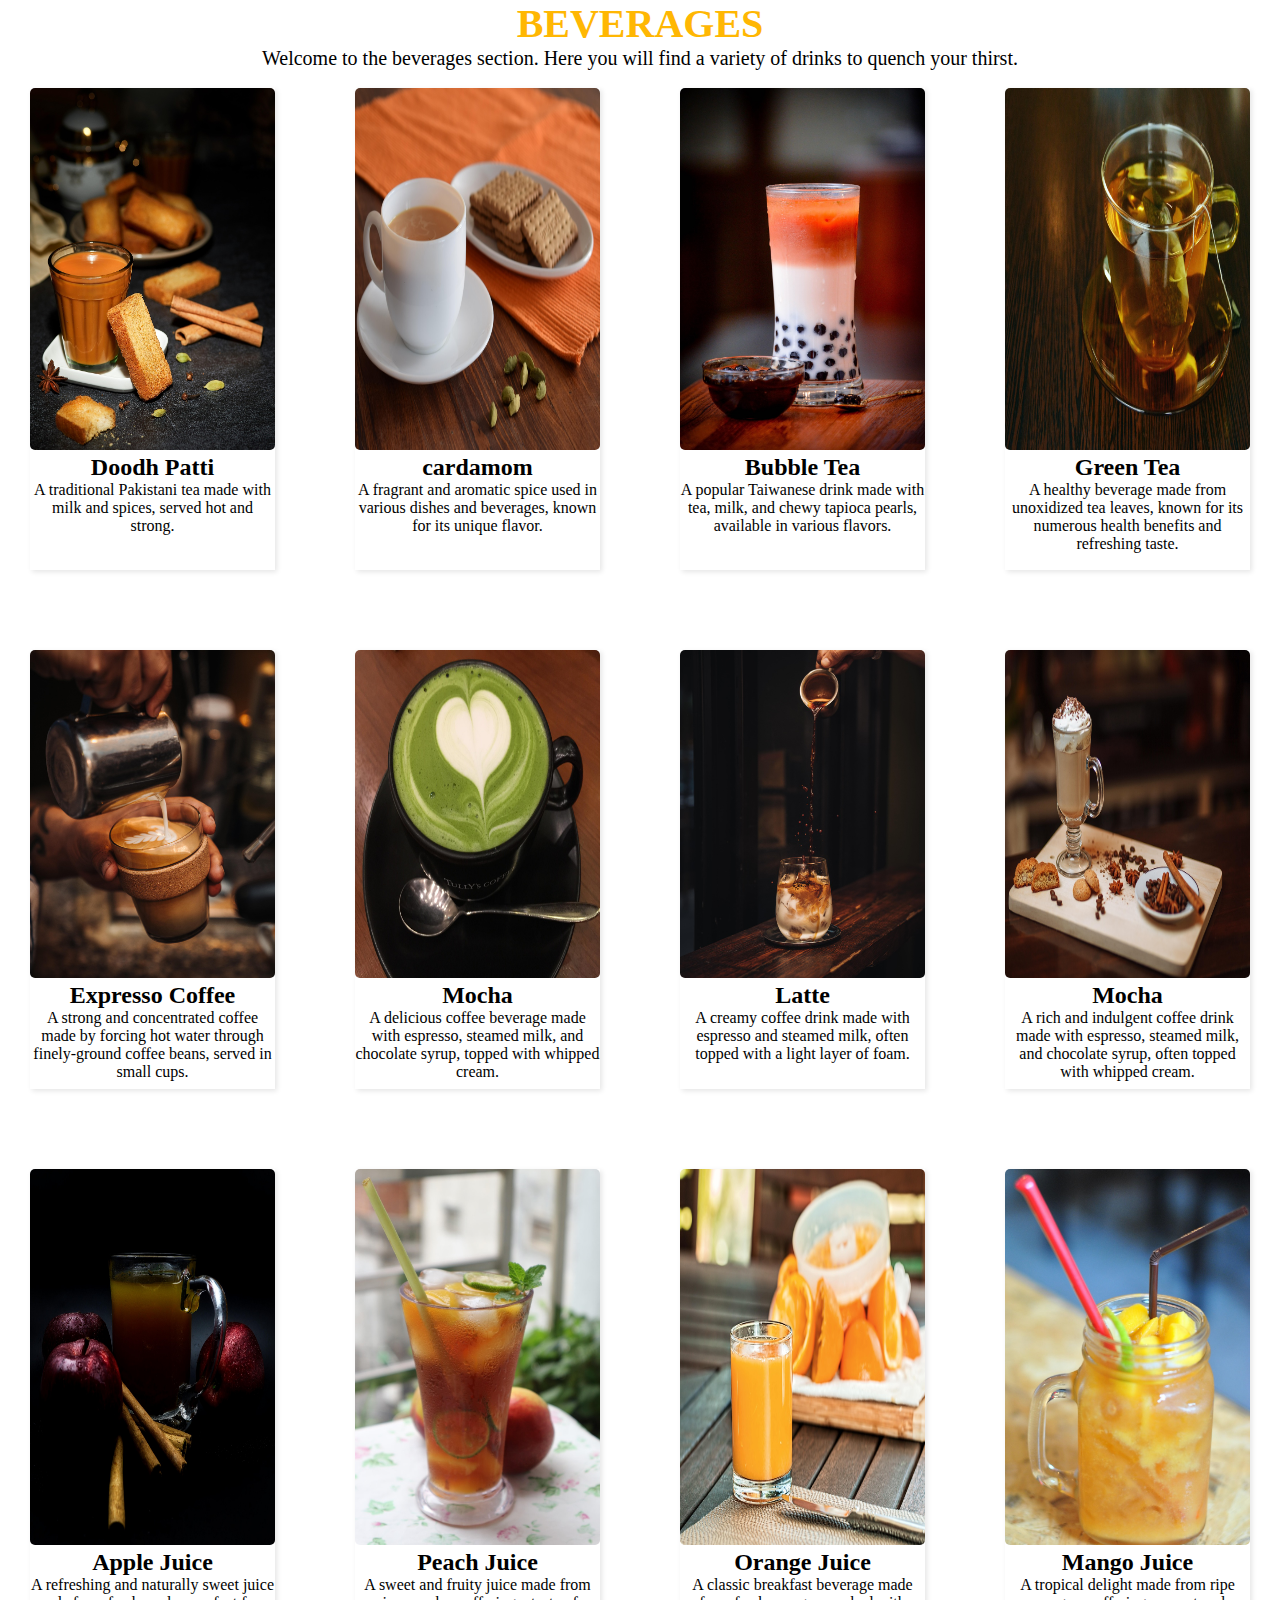
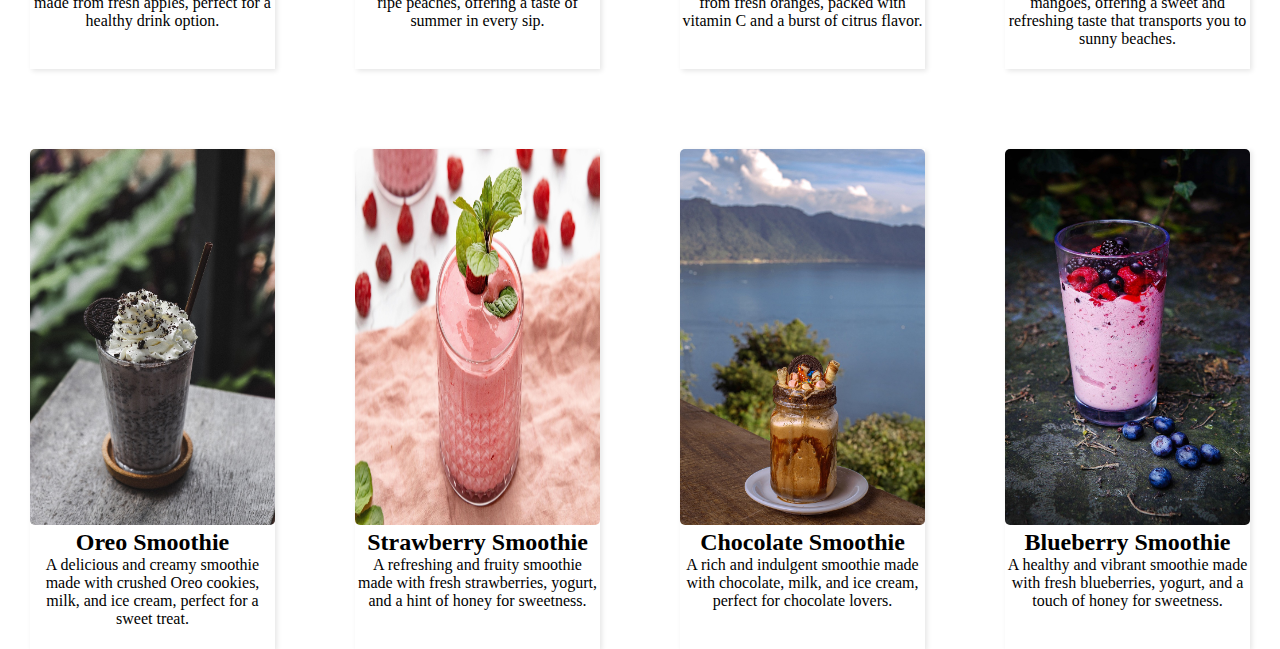
<file: baverages.html>
<!DOCTYPE html>
<html lang="en">
<head>
    <meta charset="UTF-8">
    <meta name="viewport" content="width=device-width, initial-scale=1.0">
    <title>Baverages</title>
    <link rel="stylesheet" href="baverages.css">
</head>
<body>


 <div class="container">
        <h1 class="heading">BEVERAGES</h1>
        <p> Welcome to the beverages section. Here you will find a variety of drinks to quench your thirst. </p>
    </div>
    <br>

        <div class="content-cards">
            <div class="cont-card">
                <img class="cont-img" src="./assest/doodh patti.jpg" alt="doodh patti">
                <h2 class="cont-heading">Doodh Patti</h2>
                <p class="cont-para">
                    A traditional Pakistani tea made with milk and spices, served hot and strong.
                </p>
            </div>

            <div class="cont-card">
                <img class="cont-img" src="./assest/cardamum.jpg" alt="cardamum">
                <h2 class="cont-heading">cardamom</h2>
                <p class="cont-para">
                    A fragrant and aromatic spice used in various dishes and beverages, known for its unique flavor.
                </p>
            </div>
            
            <div class="cont-card">
                <img class="cont-img" src="./assest/BUBBLE TEA.jpg" alt="bubble tea">
                <h2 class="cont-heading">Bubble Tea</h2>
                <p class="cont-para">
                    A popular Taiwanese drink made with tea, milk, and chewy tapioca pearls, available in various flavors.
                </p>
            </div>

            <div class="cont-card">
                <img class="cont-img" src="./assest/green tea.jpg" alt="green tea">
                <h2 class="cont-heading">Green Tea</h2>
                <p class="cont-para">
                    A healthy beverage made from unoxidized tea leaves, known for its numerous health benefits and refreshing taste.
                </p>
            </div>


        
            <div class="cont-card">
                <img class="cont-img" src="./assest/express coffee.jpg" alt="espresso coffee">
                <h2 class="cont-heading">Expresso Coffee</h2>
                <p class="cont-para">
                    A strong and concentrated coffee made by forcing hot water through finely-ground coffee beans, served in small cups.
                </p>
            </div>


            <div class="cont-card">
                <img class="cont-img" src="./assest/matcha.jpg" alt="mocha">
                <h2 class="cont-heading">Mocha</h2>
                <p class="cont-para">
                    A delicious coffee beverage made with espresso, steamed milk, and chocolate syrup, topped with whipped cream.
                </p>
            </div>

            <div class="cont-card">
                <img class="cont-img" src="./assest/latte.jpg" alt="latte">
                <h2 class="cont-heading">Latte</h2>
                <p class="cont-para">
                    A creamy coffee drink made with espresso and steamed milk, often topped with a light layer of foam.
                </p>
            </div>

            <div class="cont-card">
                <img class="cont-img" src="./assest/macha2.jpg" alt="mocha">
                <h2 class="cont-heading">Mocha</h2>
                <p class="cont-para">
                    A rich and indulgent coffee drink made with espresso, steamed milk, and chocolate syrup, often topped with whipped cream.
                </p>
            </div>


            <div class="cont-card">
                <img class="cont-img" src="./assest/apple juice.jpg" alt="Apple Juice">
                <h2 class="cont-heading">Apple Juice</h2>
                <p class="cont-para">
                    A refreshing and naturally sweet juice made from fresh apples, perfect for a healthy drink option.
                </p>
            </div>

            <div class="cont-card">
                <img class="cont-img" src="./assest/PEACH JUICE.jpg" alt="Peach Juice">
                <h2 class="cont-heading">Peach Juice</h2>
                <p class="cont-para">
                    A sweet and fruity juice made from ripe peaches, offering a taste of summer in every sip.
                </p>
            </div>

            <div class="cont-card">
                <img class="cont-img" src="./assest/orange juice.jpg" alt="Orange Juice">
                <h2 class="cont-heading">Orange Juice</h2>
                <p class="cont-para">
                    A classic breakfast beverage made from fresh oranges, packed with vitamin C and a burst of citrus flavor.
                </p>
            </div>

            <div class="cont-card">
                <img class="cont-img" src="./assest/mango juice.jpg" alt="Mango Juice">
                <h2 class="cont-heading">Mango Juice</h2>
                <p class="cont-para">
                    A tropical delight made from ripe mangoes, offering a sweet and refreshing taste that transports you to sunny beaches.
                </p>
            </div>

            <div class="cont-card">
                <img class="cont-img" src="./assest/oreo smoothie.jpg" alt="Oreo Smoothie">
                <h2 class="cont-heading">Oreo Smoothie</h2>
                <p class="cont-para">
                    A delicious and creamy smoothie made with crushed Oreo cookies, milk, and ice cream, perfect for a sweet treat.
                </p>
            </div>

            <div class="cont-card">
                <img class="cont-img" src="./assest/strawberry smoothie.jpg" alt="Strawberry Smoothie">
                <h2 class="cont-heading">Strawberry Smoothie</h2>
                <p class="cont-para">
                    A refreshing and fruity smoothie made with fresh strawberries, yogurt, and a hint of honey for sweetness.
                </p>
            </div>

            <div class="cont-card">
                <img class="cont-img" src="./assest/chocolate smoothie.jpg" alt="Chocolate Smoothie">
                <h2 class="cont-heading">Chocolate Smoothie</h2>
                <p class="cont-para">
                    A rich and indulgent smoothie made with chocolate, milk, and ice cream, perfect for chocolate lovers.
                </p>
            </div>

            <div class="cont-card">
                <img class="cont-img" src="./assest/blue berry smoothie.jpg" alt="Blueberry Smoothie">
                <h2 class="cont-heading">Blueberry Smoothie</h2>
                <p class="cont-para">
                    A healthy and vibrant smoothie made with fresh blueberries, yogurt, and a touch of honey for sweetness.
                </p>
            </div>

        </div>



</body>
</html>
</file>
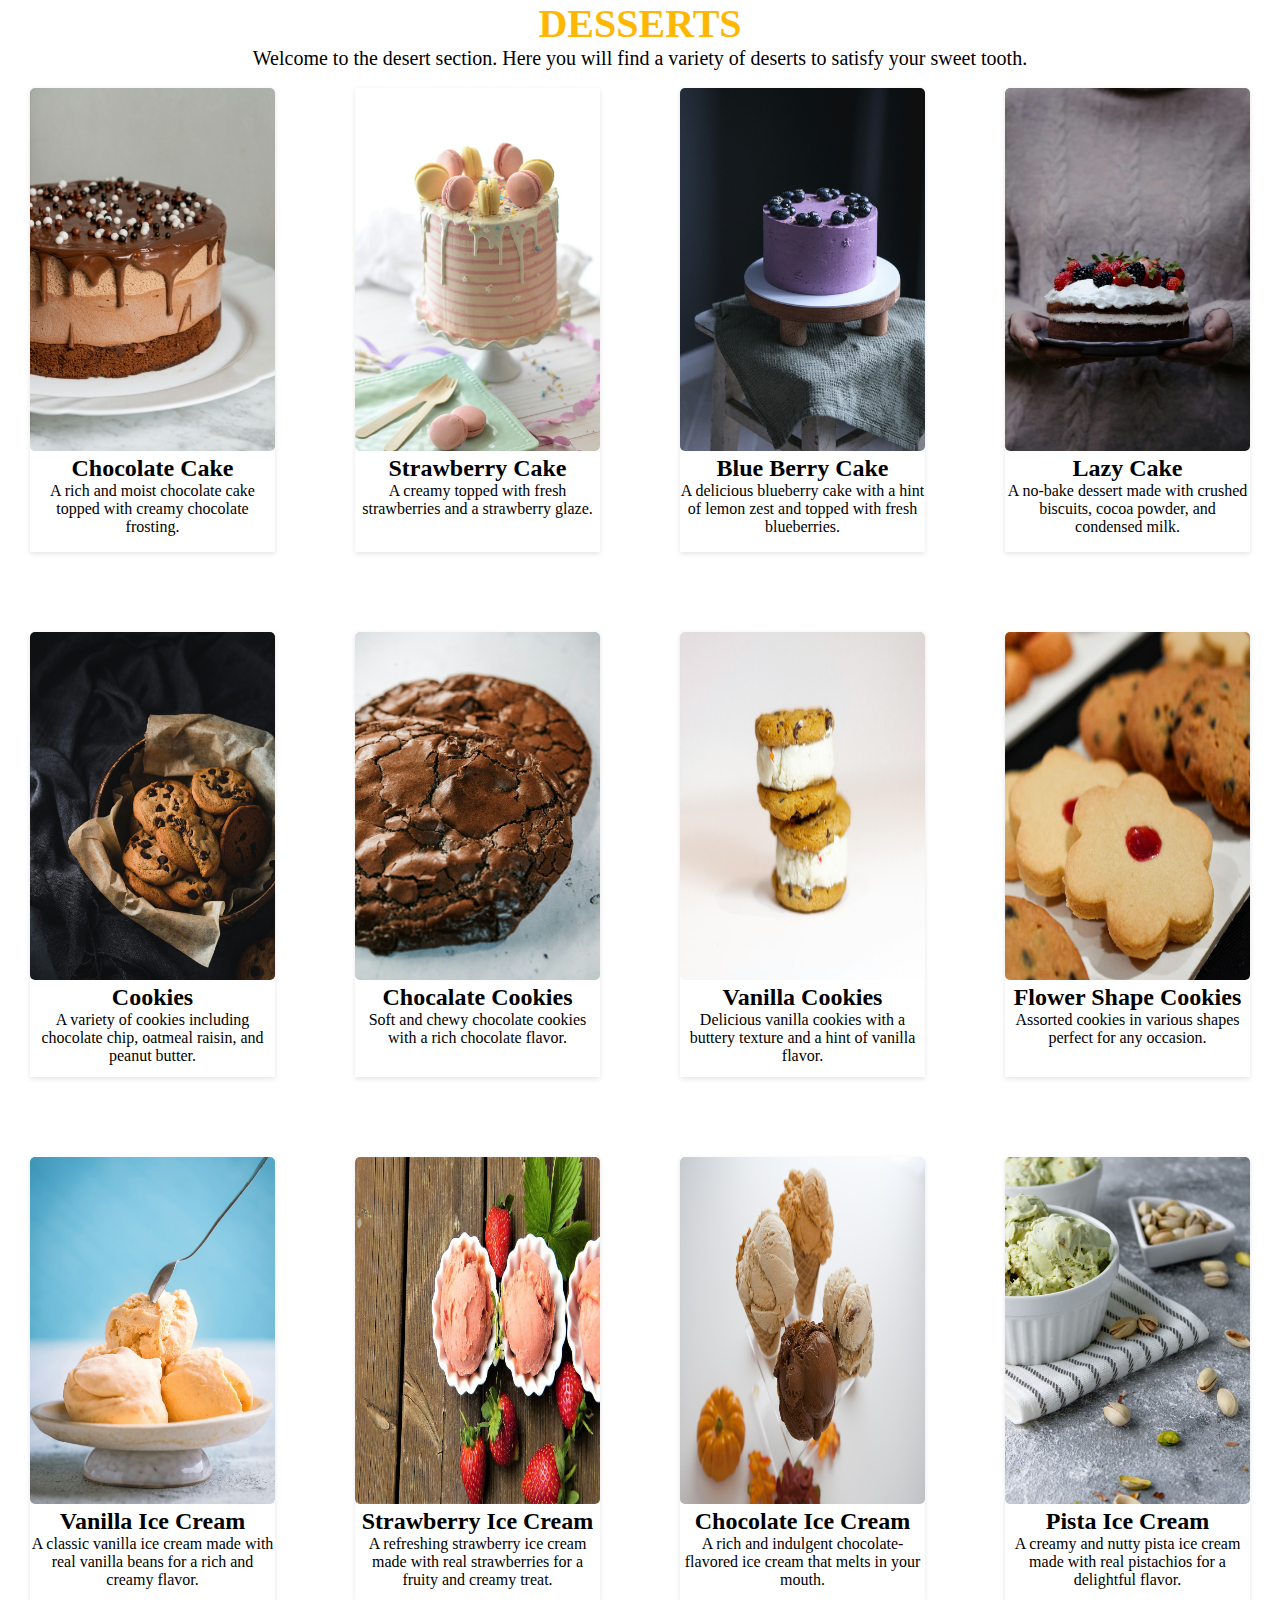
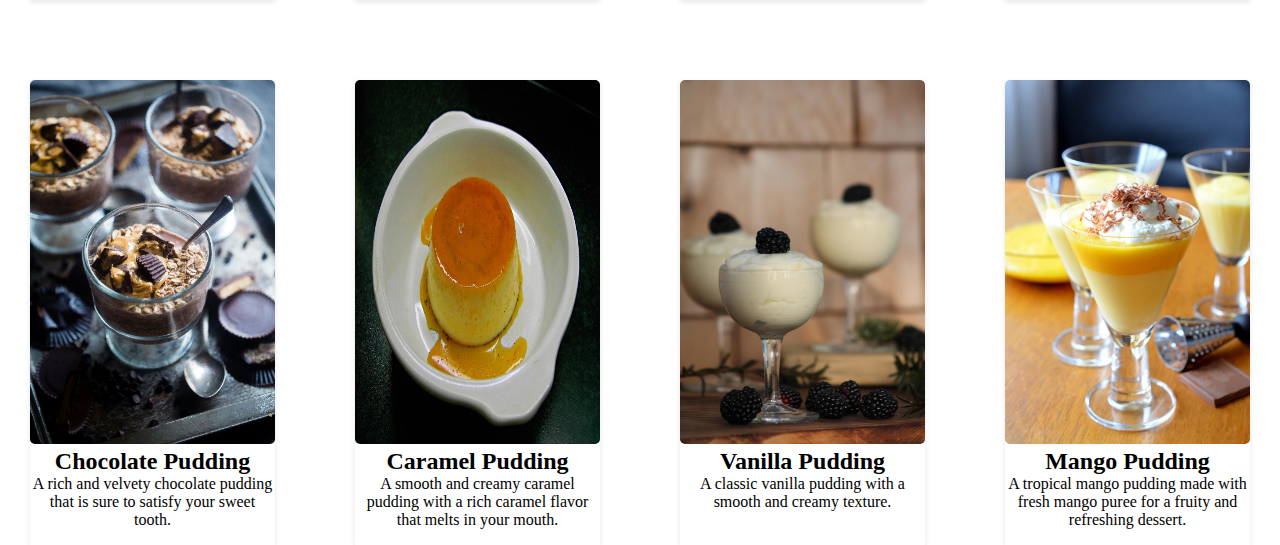
<file: desert.html>
<!DOCTYPE html>
<html lang="en">
<head>
    <meta charset="UTF-8">
    <meta name="viewport" content="width=device-width, initial-scale=1.0">
    <title>Desert</title>
    <link rel="stylesheet" href="desert.css">
</head>
<body>
    <div class="container">
        <h1 class="heading">DESSERTS</h1>
        <p>Welcome to the desert section. Here you will find a variety of deserts to satisfy your sweet tooth.</p>
    </div>
    <br>

    <!-- cake -->
        <div class="content-cards">
            <div class="cont-card">
                <img class="cont-img" src="./assest/chocolate cake.jpg" alt="Chocolate Cake">
                <h2 class="cont-heading">Chocolate Cake</h2>
                <p class="cont-para">A rich and moist chocolate cake topped with creamy chocolate frosting.</p>
            </div>

            <div class="cont-card">
                <img class="cont-img" src="./assest/strawberry cake.jpg" alt="strawberrycake">
                <h2 class="cont-heading">Strawberry Cake</h2>
                <p class="cont-para"> A creamy topped with fresh strawberries and a strawberry glaze.</p>
            </div>
            
            <div class="cont-card">
                <img class="cont-img" src="./assest/blue berry cake.jpg" alt="blueberry cake">
                <h2 class="cont-heading">Blue Berry Cake</h2>
                <p class="cont-para">A delicious blueberry cake with a hint of lemon zest and topped with fresh blueberries.</p>
            </div>

            <div class="cont-card">
                <img class="cont-img" src="./assest/lazy cake.jpg" alt="lazy cake">
                <h2 class="cont-heading">Lazy Cake</h2>
                <p class="cont-para">A no-bake dessert made with crushed biscuits, cocoa powder, and condensed milk.</p>
            </div>


            <!-- cookies -->
            <div class="cont-card">
                <img class="cont-img" src="./assest/cookies.jpg" alt="cookies">
                <h2 class="cont-heading">Cookies</h2>
                <p class="cont-para">
                    A variety of cookies including chocolate chip, oatmeal raisin, and peanut butter.
                </p>
            </div>


            <div class="cont-card">
                <img class="cont-img" src="./assest/Chocolate cookies.jpg" alt="Chocolate Cookies">
                <h2 class="cont-heading">Chocalate Cookies</h2>
                <p class="cont-para">
                    Soft and chewy chocolate cookies with a rich chocolate flavor.
                </p>
            </div>

            <div class="cont-card">
                <img class="cont-img" src="./assest/vanilla cookies.jpg" alt="Vanilla Cookies">
                <h2 class="cont-heading">Vanilla Cookies</h2>
                <p class="cont-para">
                    Delicious vanilla cookies with a buttery texture and a hint of vanilla flavor.
                </p>
            </div>

            <div class="cont-card">
                <img class="cont-img" src="./assest/flavor shape cooking.jpg" alt="Flavor Shape Cookies">
                <h2 class="cont-heading">Flower Shape Cookies</h2>
                <p class="cont-para">
                    Assorted cookies in various shapes perfect for any occasion.
                </p>
            </div>

            <!-- icecream -->
            <div class="cont-card">
                <img class="cont-img" src="./assest/vanilla icecream.jpg" alt="vanilla Ice Cream">
                <h2 class="cont-heading">Vanilla Ice Cream</h2>
                <p class="cont-para">
                    A classic vanilla ice cream made with real vanilla beans for a rich and creamy flavor.
                </p>
            </div>

            <div class="cont-card">
                <img class="cont-img" src="./assest/strawberry icecream.jpg" alt="strawberry Ice Cream">
                <h2 class="cont-heading">Strawberry Ice Cream</h2>
                <p class="cont-para">
                    A refreshing strawberry ice cream made with real strawberries for a fruity and creamy treat.
                </p>
            </div>

            <div class="cont-card">
                <img class="cont-img" src="./assest/chocolate icecream.jpg" alt="Chocolate Ice Cream">
                <h2 class="cont-heading">Chocolate Ice Cream</h2>
                <p class="cont-para">A rich and indulgent chocolate-flavored ice cream that melts in your mouth.</p>
            </div>

            <div class="cont-card">
                <img class="cont-img" src="./assest/pista iceream.jpg" alt="Pista Ice Cream">
                <h2 class="cont-heading">Pista Ice Cream</h2>
                <p class="cont-para">
                    A creamy and nutty pista ice cream made with real pistachios for a delightful flavor.
                </p>
            </div>

            <!-- pudding -->
            <div class="cont-card">
                <img class="cont-img" src="./assest/chocolate pudding.jpg" alt="chocolate Pudding">
                <h2 class="cont-heading">Chocolate Pudding</h2>
                <p class="cont-para">
                    A rich and velvety chocolate pudding that is sure to satisfy your sweet tooth.
                </p>
            </div>

            <div class="cont-card">
                <img class="cont-img" src="./assest/caramel pudding.jpg" alt="Caramel Pudding">
                <h2 class="cont-heading">Caramel Pudding</h2>
                <p class="cont-para">
                    A smooth and creamy caramel pudding with a rich caramel flavor that melts in your mouth.
                </p>
            </div>

            <div class="cont-card">
                <img class="cont-img" src="./assest/vanilla pudding.jpg" alt="Vanilla Pudding">
                <h2 class="cont-heading">Vanilla Pudding</h2>
                <p class="cont-para">A classic vanilla pudding with a smooth and creamy texture.</p>
            </div>

            <div class="cont-card">
                <img class="cont-img" src="./assest/mango pudding.jpg" alt="mango Pudding">
                <h2 class="cont-heading">Mango Pudding</h2>
                <p class="cont-para">
                    A tropical mango pudding made with fresh mango puree for a fruity and refreshing dessert.
                </p>
            </div>

        </div>
</body>
</html>
</file>
<file: baverages.css>
*{
    margin: 0;
    padding: 0;
}

.container{
    text-align: center;
    font-size: 20px;
}
.heading:hover{
    color: #ffb703;
}
.content-cards{
    display: grid;
    grid-template-columns: repeat(auto-fill, minmax(200px, 1fr));
    grid-template-rows: repeat(auto-fill, minmax(300px, 1fr));
    gap: 80px;
    margin-left: 30px;
    margin-right: 30px;
}
.cont-card{
    background-color: #fff;
    box-shadow: 2px 2px 5px rgba(0, 0, 0, 0.1);
    width: 100%;
    text-align: center;
    padding-bottom: 30px;
    transition: transform 0.4s;
}
.cont-img{
    width: 100%;
    height: 80% ;  
    border-radius: 5px;
}
.cont-card:hover{
    transform: scale(1.03);
    background-color: white;
    box-shadow: 2px 2px 5px rgba(0, 0, 0, 0.3);
}

 /* animation  */

.card, .cont-card {
    animation: fadeInUp 2s ease;
}

@keyframes fadeInUp {
    from {
        opacity: 0;
        transform: translateY(40px);
    }
    to {
        opacity: 1;
        transform: translateY(0);
    }
}




/* Responsive styles for content cards */


@media (max-width: 600px) {
    .content-cards {
        grid-template-columns: 1fr;
        gap: 20px;
        margin-left: 5px;
        margin-right: 5px;
    }
     .cont-img {
        height: auto;
    }
    .container {
        font-size: 16px;
    } 
}
</file>
<file: desert.css>
*{
    margin: 0;
    padding: 0;
}
.container{
    text-align: center;
    font-size: 20px;
}
.heading:hover{
    color: #ffb703;
}
.content-cards{
    display: grid;
    grid-template-columns: repeat(auto-fill, minmax(200px, 1fr));
    grid-template-rows: repeat(auto-fill, minmax(300px, 1fr));
    gap: 80px;
    margin-left: 30px;
    margin-right: 30px;
}
.cont-card{
    background-color: #fff;
    box-shadow: 0px 2px 5px rgba(0, 0, 0, 0.1);
    width: 100%;
    text-align: center;
    padding-bottom: 10px;
    transition: transform 0.4s;
}
.cont-img{
    width: 100%;
    height: 80% ;  
    border-radius: 5px;
}
.cont-card:hover{
    transform: scale(1.03);
    background-color: white;
    box-shadow: 0px 2px 5px rgba(0, 0, 0, 0.3);
}


/* animation  */

.card, .cont-card {
    animation: fadeInUp 2s ease;
}

@keyframes fadeInUp {
    from {
        opacity: 0;
        transform: translateY(40px);
    }
    to {
        opacity: 1;
        transform: translateY(0);
    }
}




/* Responsive styles for content cards */

 @media (max-width: 600px) {
    .content-cards {
        grid-template-columns: 1fr;
        gap: 20px;
        margin-left: 5px;
        margin-right: 5px;
         }
    .cont-img {
        height: auto;
    }
    .container {
        font-size: 16px;
    }
}
</file>
